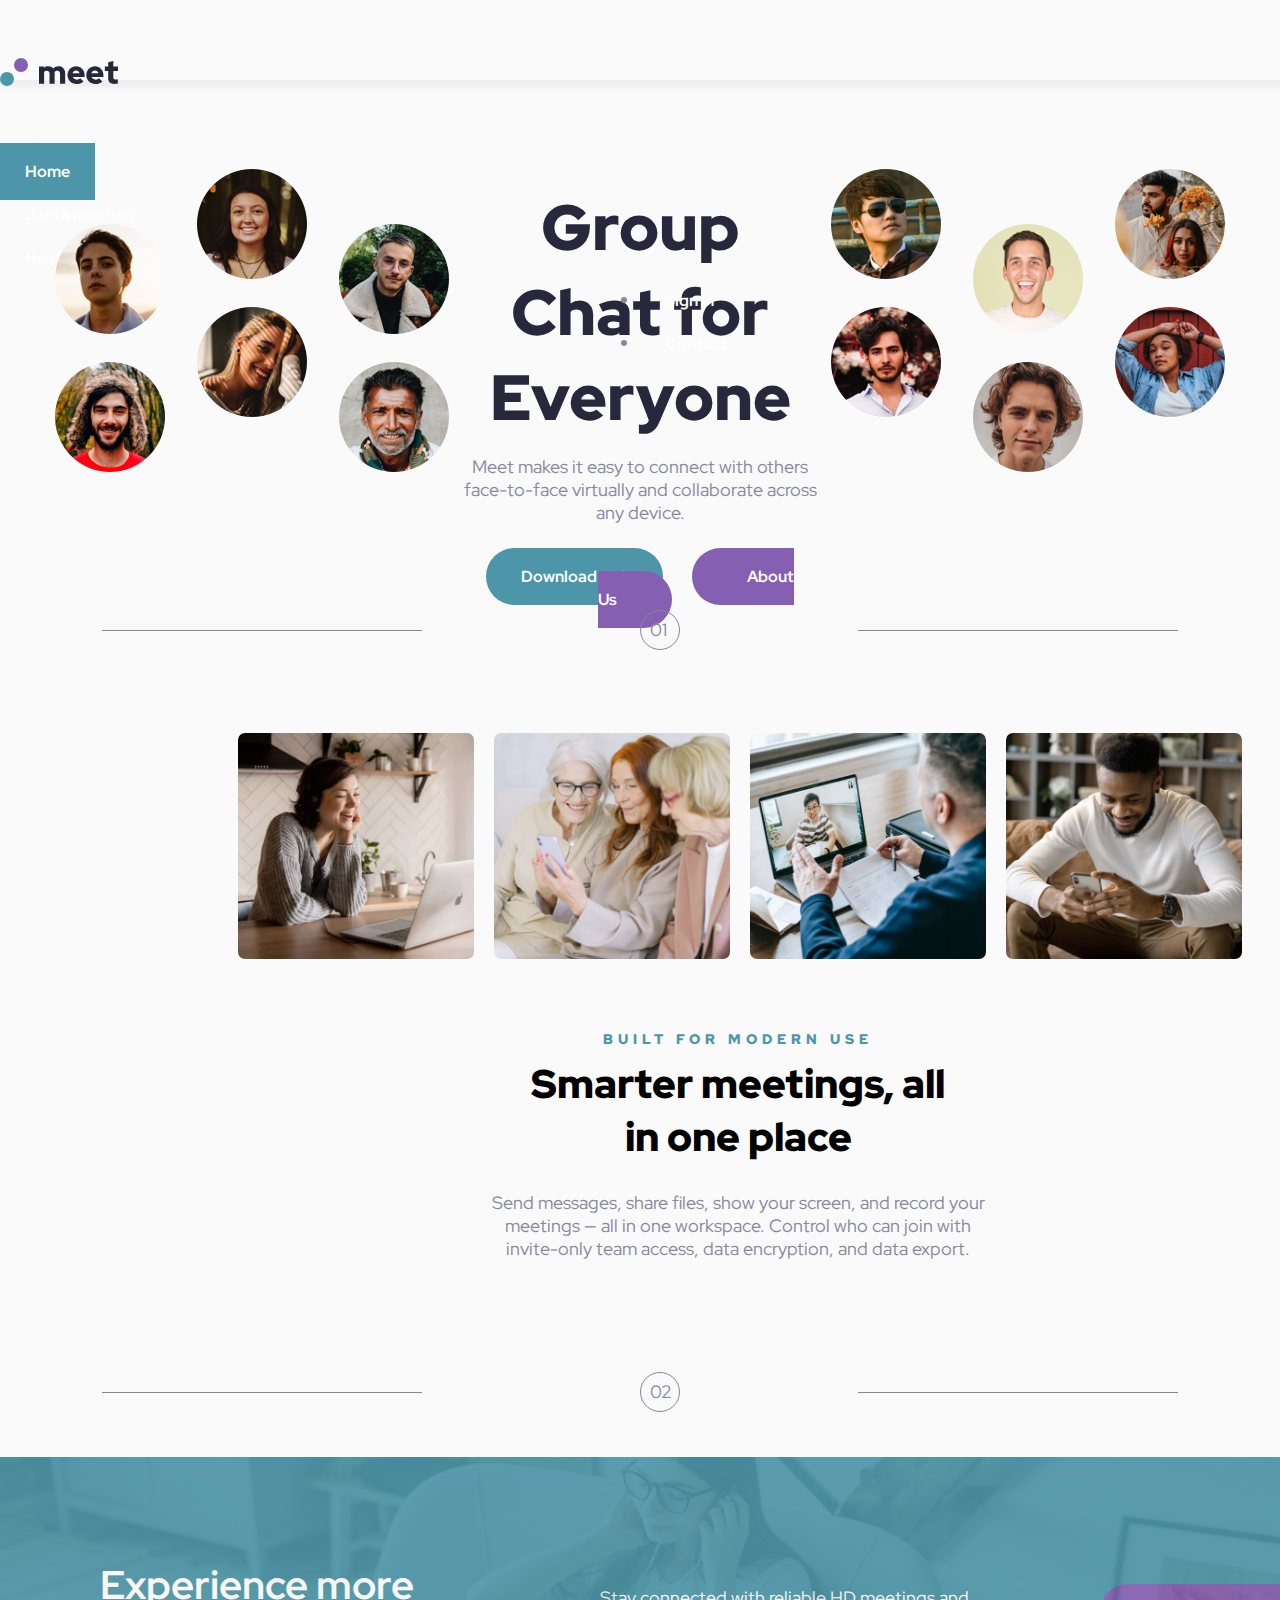
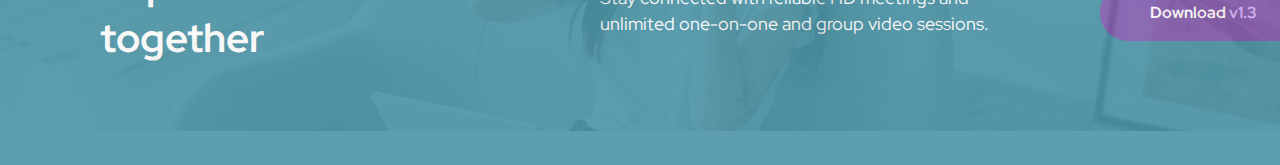
<file: index.html>
<!DOCTYPE html>
<html lang="en">

<head>
  <!-- Required Meta Tags -->
  <meta charset="UTF-8">
  <meta name="viewport" content="width=device-width, initial-scale=1.0">

  <link rel="icon" type="image/png" sizes="32x32" href="./assets/favicon-32x32.png">
  <!-- Bootstrap CSS -->
  <link href="https://cdn.jsdelivr.net/npm/bootstrap@5.0.1/dist/css/bootstrap.min.css" rel="stylesheet"
    integrity="sha384-+0n0xVW2eSR5OomGNYDnhzAbDsOXxcvSN1TPprVMTNDbiYZCxYbOOl7+AMvyTG2x" crossorigin="anonymous">

  <link rel="stylesheet" href="style.css">

  <title>Frontend Mentor | Home</title>
</head>

<body>
  <div class="wrapper">
    <!-- Navigation bar -->
    <nav class="navbar navbar-expand-lg navbar-light bg-light">
      <div class="container-fluid">
        <a class="navbar-brand" href="./index.html">
          <div id="logo"></div>
        </a>
        <button class="navbar-toggler" type="button" data-bs-toggle="collapse" data-bs-target="#navbarNav"
          aria-controls="navbarNav" aria-expanded="false" aria-label="Toggle navigation">
          <span class="navbar-toggler-icon"></span>
        </button>
        <div class="collapse navbar-collapse" id="navbarNav">
          <ul class="navbar-nav">
            <li class="nav-item">
              <a class="nav-link active" aria-current="page" href="index.html">Home</a>
            </li>
            <li class="nav-item">
              <a class="nav-link" href="join.html">Join a meeting</a>
            </li>
            <li class="nav-item">
              <a class="nav-link" href="host.html">Host a meeting</a>
            </li>
          </ul>
          <ul class="navbar-nav nav-right">
            <li class="nav-item">
              <a class="nav-link" href="sign-in.html">Sign in</a>
            </li>
            <li class="nav-item">
              <a class="nav-link" href="about.html">Contact</a>
            </li>
          </ul>
        </div>
      </div>
    </nav>
    <!-- First section -->
    <section class="top-box-section">
      <img src="../starter-code/assets/desktop/image-hero-left.png" alt="Individual's profile photos on the left"
        class="hero-left">
      <div class="box-text">
        <h1>Group Chat for Everyone</h1>
        <p>Meet makes it easy to connect with others face-to-face virtually and collaborate across any device.</p>
        <a href="#" class="download-button" onclick="downloadButton()"> Download
          <span>v1.3</span></a>
        <a href="about.html" class="about-button">About Us</a>
      </div>
      <img src="../starter-code/assets/desktop/image-hero-right.png" alt="Individual's profile photos on the right"
        class="hero-right">
    </section>
    <!-- Lines -->
    <div class="container-lines">
      <div class="lines">
        <div class="circle">01</div>
      </div>
    </div>
    <!-- Images -->
    <div class="image-container">
      <div class="box-images">
        <img class="middle-images" src="../starter-code/assets/desktop/image-woman-in-videocall.jpg"
          alt="Image of woman on a video call">
        <img class="middle-images" src="../starter-code/assets/desktop/image-women-videochatting.jpg"
          alt="Image of women video chatting">
        <img class="middle-images" src="../starter-code/assets/desktop/image-men-in-meeting.jpg"
          alt="Image of men in a meeting">
        <img class="middle-images" src="../starter-code/assets/desktop/image-man-texting.jpg"
          alt="Image of man texting while smiling">
      </div>
    </div>
    <!-- Second section -->
    <div class="middle-box-section">
      <div class="middle-box">
        <p>Built for modern use</p>
        <h2>Smarter meetings, all in one place</h2>
        <p>Send messages, share files, show your screen, and record your meetings — all in one
          workspace. Control who can join with invite-only team access, data encryption, and data export.</p>
      </div>
    </div>
    <!-- Lines -->
    <div class="container-lines">
      <div class="lines">
        <div class="circle">02</div>
      </div>
    </div>
    <!-- Third section -->
    <div class="end-box-section">
      <div class="end-box">
        <div class="flexbox-container">
          <div class="flex-items">
            <h2>Experience more together</h2>
          </div>
          <div class="flex-items">
            <p>Stay connected with reliable HD meetings and unlimited one-on-one and group video sessions.</p>
          </div>
          <div class="flex-items"> <a href="#" class="end-download-btn" onclick="downloadButton()">
              Download <span class="end-btn">v1.3</span> </a></div>
        </div>
      </div>
    </div>
    <!-- Bootstrap jsDelivr -->
    <script src="https://cdn.jsdelivr.net/npm/bootstrap@5.0.1/dist/js/bootstrap.bundle.min.js"
      integrity="sha384-gtEjrD/SeCtmISkJkNUaaKMoLD0//ElJ19smozuHV6z3Iehds+3Ulb9Bn9Plx0x4"
      crossorigin="anonymous"></script>
    <script src="./script.js"></script>
</body>

</html>
</file>
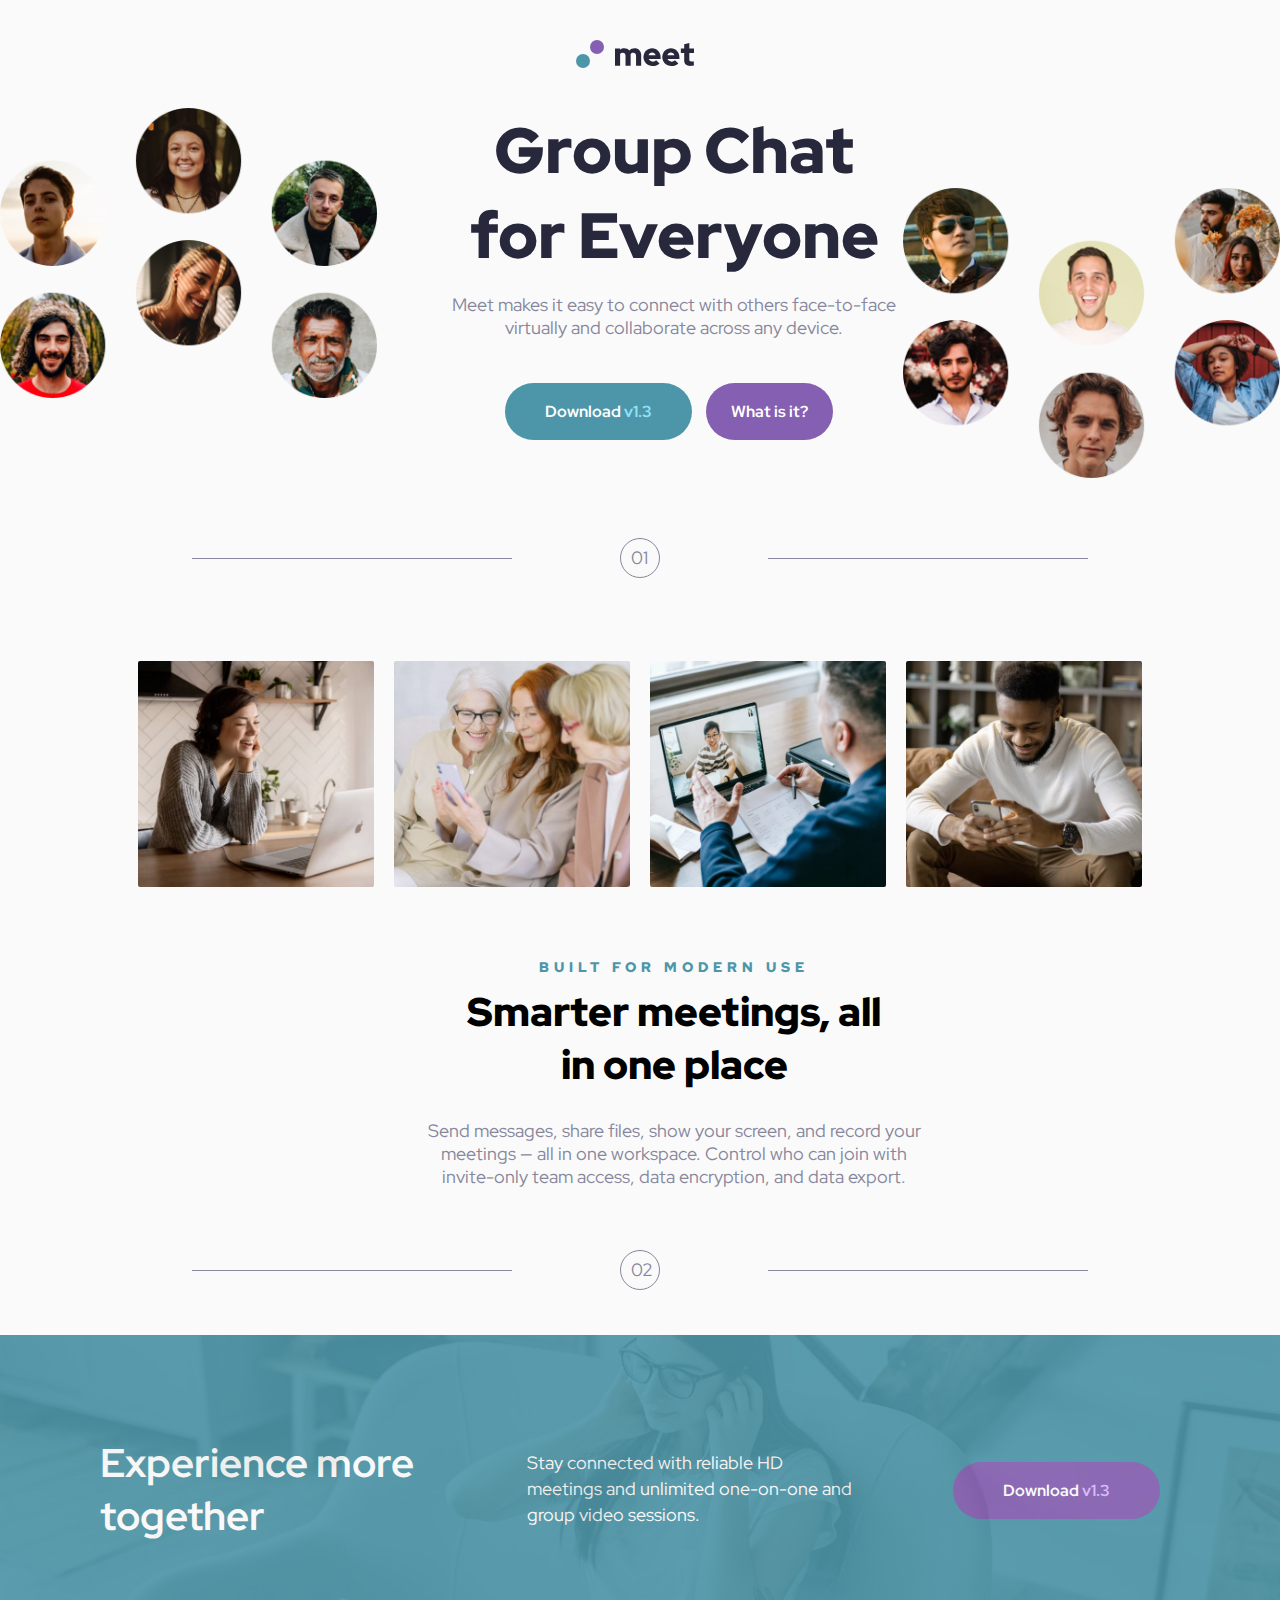
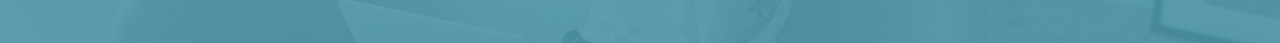
<file: starter-code/index.html>
<!DOCTYPE html>
<html lang="en">

<head>
  <meta charset="UTF-8">
  <meta name="viewport" content="width=device-width, initial-scale=1.0">

  <link rel="icon" type="image/png" sizes="32x32" href="./assets/favicon-32x32.png">
  <link rel="stylesheet" href="style.css">

  <title>Frontend Mentor | Meet landing page</title>
</head>

<body>
  <div id="top"></div>
  <div class="wrapper">
    <div id="logo"></div>

    <div class="container-1">
      <img src="../starter-code/assets/desktop/image-hero-left.png" alt="Individual's profile photos on the left"
        class="hero-left">
      <div class="top-box">
        <h1>Group Chat for Everyone</h1>
        <p>Meet makes it easy to connect with others face-to-face virtually and collaborate across any device.</p>
        <a href="../starter-code/assets/mobile/download-meet.png" class="download-button" download="download-meet.png"> Download
          <span>v1.3</span></a>
        <a href="#" class="info-button">What is it?</a>
      </div>
      <img src="../starter-code/assets/desktop/image-hero-right.png" alt="Individual's profile photos on the right"
        class="hero-right">
    </div>

    <div class="container-2">
      <div class="lines">
        <div class="circle">01</div>
      </div>
    </div>

    <div class="image-container">
      <div class="box-images">
        <img class="middle-images" src="../starter-code/assets/desktop/image-woman-in-videocall.jpg"
          alt="Image of woman on a video call">
        <img class="middle-images" src="../starter-code/assets/desktop/image-women-videochatting.jpg"
          alt="Image of women video chatting">
        <img class="middle-images" src="../starter-code/assets/desktop/image-men-in-meeting.jpg"
          alt="Image of men in a meeting">
        <img class="middle-images" src="../starter-code/assets/desktop/image-man-texting.jpg"
          alt="Image of man texting while smiling">
      </div>
    </div>

    <div class="container">
      <div class="middle-box">
        <p>Built for modern use</p>
        <h2>Smarter meetings, all in one place</h2>
        <p>Send messages, share files, show your screen, and record your meetings — all in one
          workspace. Control who can join with invite-only team access, data encryption, and data export.</p>
      </div>
    </div>

    <div class="container-2">
      <div class="lines">
        <div class="circle">02</div>
      </div>
    </div>

    <div class="container-3">
      <div class="end-box">
        <div class="flexbox-container">
          <div class="flex-items">
            <h2>Experience more together</h2>
          </div>
          <div class="flex-items">
            <p>Stay connected with reliable HD meetings and unlimited one-on-one and group video sessions.</p>
          </div>
          <div class="flex-items"> <a href="../assets/mobile/download-meet.png" class="end-download-btn" download="download-meet.png">
              Download <span class="end-btn">v1.3</span> </a></div>
        </div>
      </div>
    </div>
  </div>
</body>

</html>
</file>
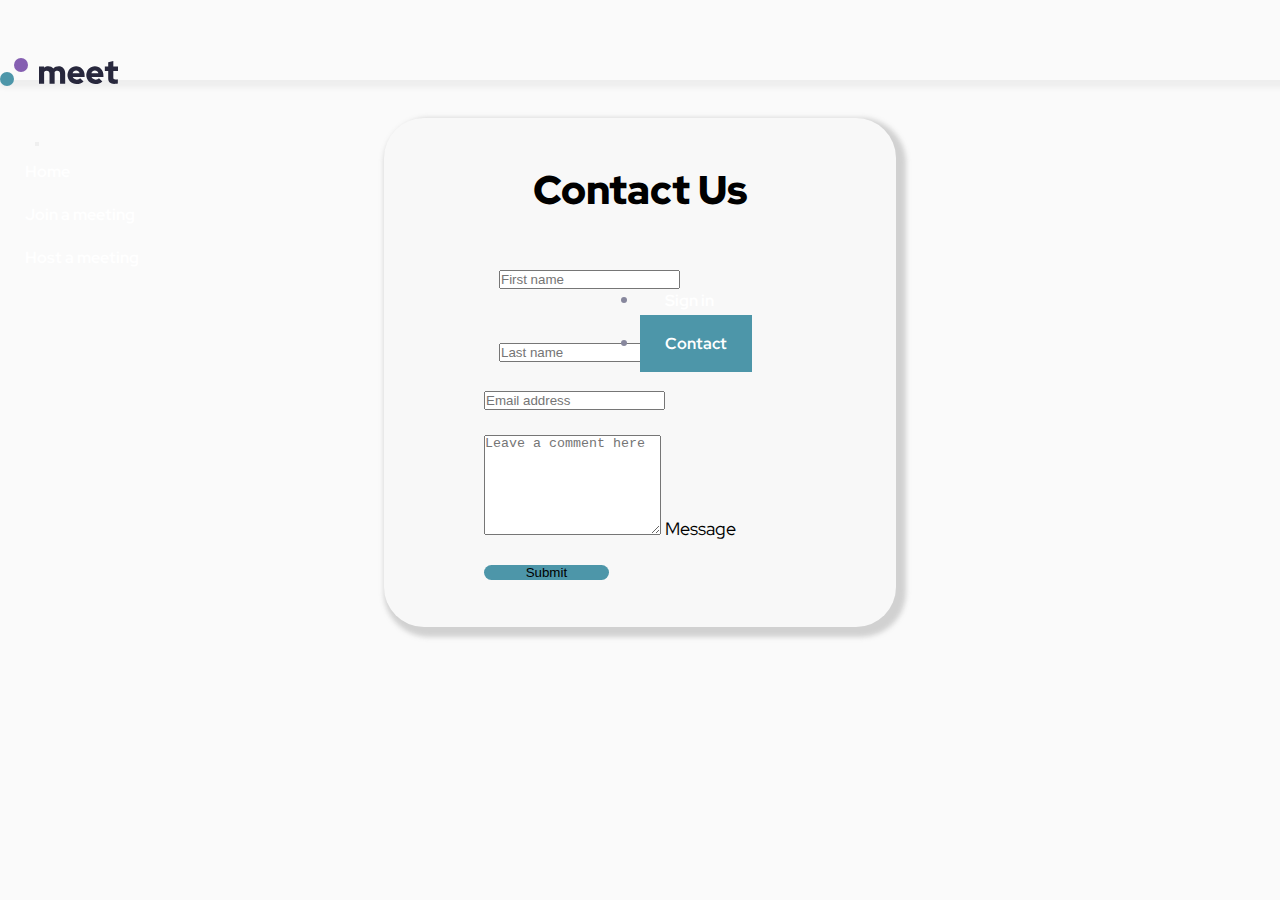
<file: contact.html>
<!DOCTYPE html>
<html lang="en">

<head>
    <!-- Required Meta Tags -->
    <meta charset="UTF-8">
    <meta name="viewport" content="width=device-width, initial-scale=1.0">
    <link rel="icon" type="image/png" sizes="32x32" href="./assets/favicon-32x32.png">

    <!-- Bootstrap CSS -->
    <link href="https://cdn.jsdelivr.net/npm/bootstrap@5.0.1/dist/css/bootstrap.min.css" rel="stylesheet"
        integrity="sha384-+0n0xVW2eSR5OomGNYDnhzAbDsOXxcvSN1TPprVMTNDbiYZCxYbOOl7+AMvyTG2x" crossorigin="anonymous">
    <link rel="stylesheet" href="style.css">
    <title>Frontend Mentor | Contact Us</title>
</head>
<body>
    <!-- Navigation bar -->
    <nav class="navbar navbar-expand-lg navbar-light bg-light">
        <div class="container-fluid">
            <a class="navbar-brand" href="./index.html">
                <div id="logo"></div>
            </a>
            <button class="navbar-toggler" type="button" data-bs-toggle="collapse" data-bs-target="#navbarNav"
                aria-controls="navbarNav" aria-expanded="false" aria-label="Toggle navigation">
                <span class="navbar-toggler-icon"></span>
            </button>
            <div class="collapse navbar-collapse" id="navbarNav">
                <ul class="navbar-nav">
                    <li class="nav-item">
                        <a class="nav-link" href="./index.html">Home</a>
                    </li>
                    <li class="nav-item">
                        <a class="nav-link "  href="join.html">Join a meeting</a>
                    </li>
                    <li class="nav-item">
                        <a class="nav-link" href="host.html">Host a meeting</a>
                    </li>
                </ul>
                <ul class="navbar-nav nav-right">
                    <li class="nav-item">
                        <a class="nav-link" href="sign-in.html">Sign in</a>
                    </li>
                    <li class="nav-item">
                        <a class="nav-link active" aria-current="page" href="contact.html">Contact</a>
                    </li>
                </ul>
            </div>
        </div>
    </nav>
<main>
    <section class="contact-container">
        <h2>Contact Us</h2>
        <form>
        <div class="row">
            <div class="col">
              <input type="text" class="form-control" placeholder="First name" aria-label="First name">
            </div>
            <div class="col">
              <input type="text" class="form-control" placeholder="Last name" aria-label="Last name">
            </div>
          </div>
          <div class="col-md">
            <input type="email" class="form-control" placeholder="Email address">
          </div>
          <div class="form-floating">
            <textarea class="form-control" placeholder="Leave a comment here" id="floatingTextarea2" style="height: 100px"></textarea>
            <label for="floatingTextarea2">Message</label>
          </div>
          <button type="submit" class="btn btn-primary contact-btn">Submit</button>
        </form>
    </section>
</main>
</body>
</html>
</file>
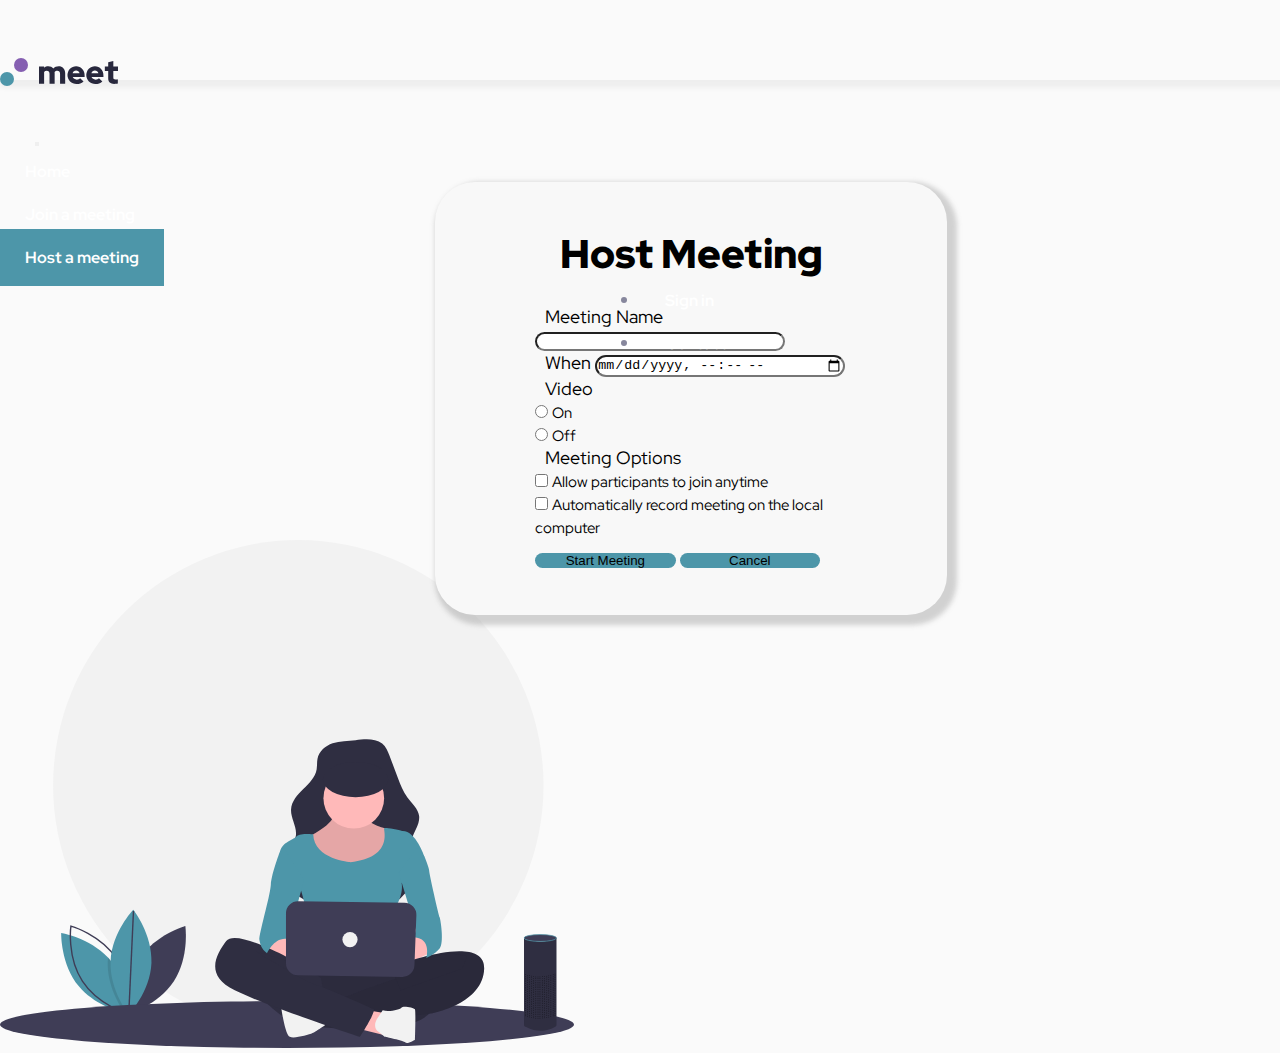
<file: host.html>
<!DOCTYPE html>
<html lang="en">

<head>
    <!-- Required Meta Tags -->
    <meta charset="UTF-8">
    <meta name="viewport" content="width=device-width, initial-scale=1.0">
    <link rel="icon" type="image/png" sizes="32x32" href="./assets/favicon-32x32.png">

    <!-- Bootstrap CSS -->
    <link href="https://cdn.jsdelivr.net/npm/bootstrap@5.0.1/dist/css/bootstrap.min.css" rel="stylesheet"
        integrity="sha384-+0n0xVW2eSR5OomGNYDnhzAbDsOXxcvSN1TPprVMTNDbiYZCxYbOOl7+AMvyTG2x" crossorigin="anonymous">
    <link rel="stylesheet" href="style.css">
    <title>Frontend Mentor | Host a Meeting</title>
</head>
<body>
    <!-- Navigation bar -->
    <nav class="navbar navbar-expand-lg navbar-light bg-light">
        <div class="container-fluid">
            <a class="navbar-brand" href="./index.html">
                <div id="logo"></div>
            </a>
            <button class="navbar-toggler" type="button" data-bs-toggle="collapse" data-bs-target="#navbarNav"
                aria-controls="navbarNav" aria-expanded="false" aria-label="Toggle navigation">
                <span class="navbar-toggler-icon"></span>
            </button>
            <div class="collapse navbar-collapse" id="navbarNav">
                <ul class="navbar-nav">
                    <li class="nav-item">
                        <a class="nav-link" href="./index.html">Home</a>
                    </li>
                    <li class="nav-item">
                        <a class="nav-link"  href="join.html">Join a meeting</a>
                    </li>
                    <li class="nav-item">
                        <a class="nav-link active" aria-current="page" href="host.html">Host a meeting</a>
                    </li>
                </ul>
                <ul class="navbar-nav nav-right">
                    <li class="nav-item">
                        <a class="nav-link" href="sign-in.html">Sign in</a>
                    </li>
                    <li class="nav-item">
                        <a class="nav-link" href="contact.html">Contact</a>
                    </li>
                </ul>
            </div>
        </div>
    </nav>
    <main>
        <!-- Form -->
        <section class="host-container">
            <h2>Host Meeting</h2>
            <form>
                <div class="mb-3">
                  <label for="host" class="host-label">Meeting Name</label>
                  <input type="text" class="form-control" id="host" required>
                </div>
                <div class="mb-3">
                    <label for="host" class="host-label">When</label>
                    <input type="datetime-local" class="form-control" id="host" required>
                  </div>
                  <div class="mb-3">
                    <label for="host-radio" class="host-label">Video</label>
                    <div class="form-check">
                        <input class="form-check-input" type="radio" name="flexRadioDefault" id="flexRadioDefault1" required>
                        <label class="form-check-label" for="flexRadioDefault1">
                          On
                        </label>
                      </div>
                      <div class="form-check">
                        <input class="form-check-input" type="radio" name="flexRadioDefault" id="flexRadioDefault1"required>
                        <label class="form-check-label" for="flexRadioDefault1">
                          Off
                        </label>
                      </div>
                  </div>
                  <div class="mb-3">
                    <label for="host-checkbox" class="host-label">Meeting Options</label>
                    <div class="form-check">
                        <input class="form-check-input" type="checkbox" value="" id="flexCheckDefault">
                        <label class="form-check-label" for="flexCheckDefault">
                            Allow participants to join anytime
                        </label>
                      </div>
                      <div class="form-check">
                        <input class="form-check-input" type="checkbox" value="" id="flexCheckDefault">
                        <label class="form-check-label" for="flexCheckDefault">
                            Automatically record meeting on the local computer
                        </label>
                      </div>
                  </div>
                <button type="submit" class="btn btn-primary host-btn">Start Meeting</button>
                <button type="submit" class="btn btn-primary host-btn">Cancel</button>
              </form>
        </section>
    </main>
    <!-- Illustration -->
    <div class="container">
        <div class="host-illustration">
            <img src="./starter-code/assets/undraw_voice_interface_eckp.svg" alt="remote meeting">
        </div>
    </div>
</body>
</html>
</file>
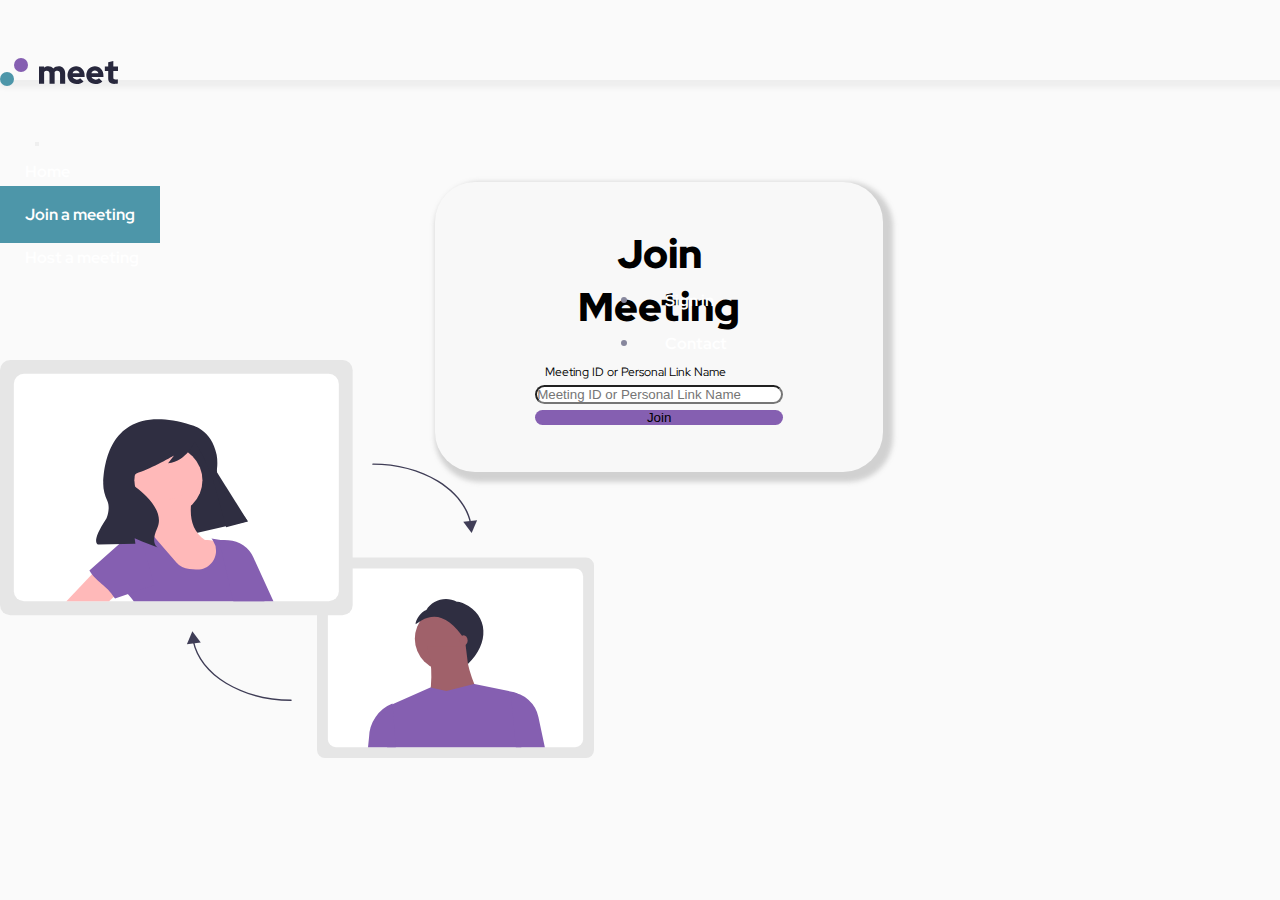
<file: join.html>
<!DOCTYPE html>
<html lang="en">

<head>
    <!-- Required Meta Tags -->
    <meta charset="UTF-8">
    <meta name="viewport" content="width=device-width, initial-scale=1.0">
    <link rel="icon" type="image/png" sizes="32x32" href="./assets/favicon-32x32.png">

    <!-- Bootstrap CSS -->
    <link href="https://cdn.jsdelivr.net/npm/bootstrap@5.0.1/dist/css/bootstrap.min.css" rel="stylesheet"
        integrity="sha384-+0n0xVW2eSR5OomGNYDnhzAbDsOXxcvSN1TPprVMTNDbiYZCxYbOOl7+AMvyTG2x" crossorigin="anonymous">
    <link rel="stylesheet" href="style.css">
    <title>Frontend Mentor | Join a Meeting</title>
</head>
<body>
    <!-- Navigation bar -->
    <nav class="navbar navbar-expand-lg navbar-light bg-light">
        <div class="container-fluid">
            <a class="navbar-brand" href="./index.html">
                <div id="logo"></div>
            </a>
            <button class="navbar-toggler" type="button" data-bs-toggle="collapse" data-bs-target="#navbarNav"
                aria-controls="navbarNav" aria-expanded="false" aria-label="Toggle navigation">
                <span class="navbar-toggler-icon"></span>
            </button>
            <div class="collapse navbar-collapse" id="navbarNav">
                <ul class="navbar-nav">
                    <li class="nav-item">
                        <a class="nav-link" href="./index.html">Home</a>
                    </li>
                    <li class="nav-item">
                        <a class="nav-link active" aria-current="page" href="join.html">Join a meeting</a>
                    </li>
                    <li class="nav-item">
                        <a class="nav-link" href="host.html">Host a meeting</a>
                    </li>
                </ul>
                <ul class="navbar-nav nav-right">
                    <li class="nav-item">
                        <a class="nav-link" href="#">Sign in</a>
                    </li>
                    <li class="nav-item">
                        <a class="nav-link" href="#">Contact</a>
                    </li>
                </ul>
            </div>
        </div>
    </nav>
    <main>
        <!-- Form -->
        <section class="join-container">
            <h2>Join Meeting</h2>
            <form>
                <div class="mb-3">
                  <label for="join" class="join-label">Meeting ID or Personal Link Name</label>
                  <input type="text" class="form-control" id="join" placeholder="Meeting ID or Personal Link Name" required>
                </div>
                <button type="submit" class="btn btn-primary join-btn">Join</button>
              </form>
        </section>
    </main>
    <!-- Illustration -->
    <div class="container">
        <div class="join-illustration">
            <img src="./starter-code/assets/undraw_remote_meeting_cbfk.svg" alt="remote meeting">
        </div>
    </div>
</body>
</file>
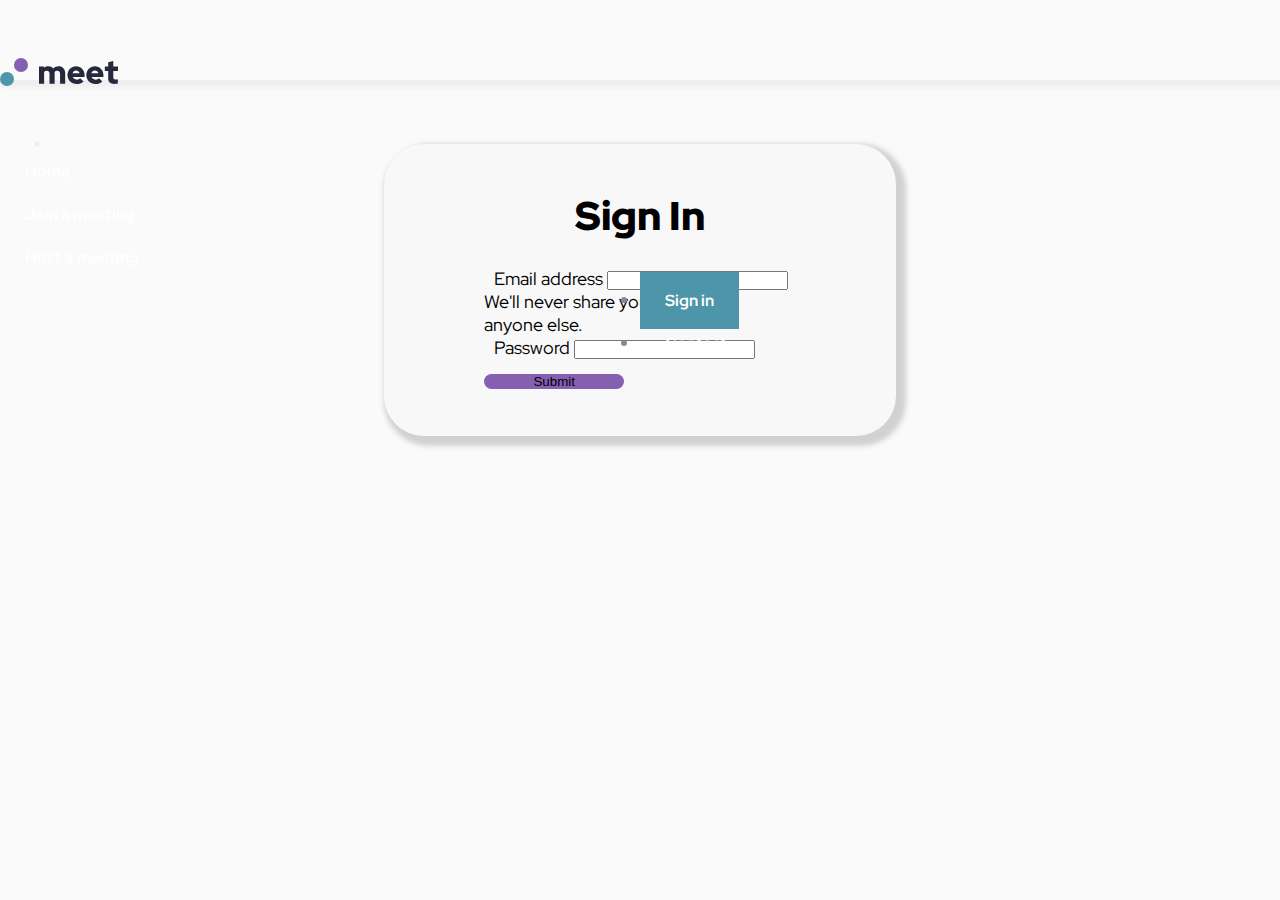
<file: sign-in.html>
<!DOCTYPE html>
<html lang="en">

<head>
    <!-- Required Meta Tags -->
    <meta charset="UTF-8">
    <meta name="viewport" content="width=device-width, initial-scale=1.0">
    <link rel="icon" type="image/png" sizes="32x32" href="./assets/favicon-32x32.png">

    <!-- Bootstrap CSS -->
    <link href="https://cdn.jsdelivr.net/npm/bootstrap@5.0.1/dist/css/bootstrap.min.css" rel="stylesheet"
        integrity="sha384-+0n0xVW2eSR5OomGNYDnhzAbDsOXxcvSN1TPprVMTNDbiYZCxYbOOl7+AMvyTG2x" crossorigin="anonymous">
    <link rel="stylesheet" href="style.css">
    <title>Frontend Mentor | Sign In</title>
</head>
<body>
    <!-- Navigation bar -->
    <nav class="navbar navbar-expand-lg navbar-light bg-light">
        <div class="container-fluid">
            <a class="navbar-brand" href="./index.html">
                <div id="logo"></div>
            </a>
            <button class="navbar-toggler" type="button" data-bs-toggle="collapse" data-bs-target="#navbarNav"
                aria-controls="navbarNav" aria-expanded="false" aria-label="Toggle navigation">
                <span class="navbar-toggler-icon"></span>
            </button>
            <div class="collapse navbar-collapse" id="navbarNav">
                <ul class="navbar-nav">
                    <li class="nav-item">
                        <a class="nav-link" href="./index.html">Home</a>
                    </li>
                    <li class="nav-item">
                        <a class="nav-link"  href="join.html">Join a meeting</a>
                    </li>
                    <li class="nav-item">
                        <a class="nav-link" href="host.html">Host a meeting</a>
                    </li>
                </ul>
                <ul class="navbar-nav nav-right">
                    <li class="nav-item">
                        <a class="nav-link active" aria-current="page" href="sign-in.html">Sign in</a>
                    </li>
                    <li class="nav-item">
                        <a class="nav-link" href="contact.html">Contact</a>
                    </li>
                </ul>
            </div>
        </div>
    </nav>
    <main>
        <section class="sign-in-container">
            <h2>Sign In</h2>
            <form>
                <div class="mb-3">
                  <label for="email" class="sign-in-label">Email address</label>
                  <input type="email" class="form-control" id="email" aria-describedby="emailHelp" required>
                  <div id="emailHelp" class="form-text">We'll never share your email with anyone else.</div>
                </div>
                <div class="mb-3">
                  <label for="password" class="sign-in-label">Password</label>
                  <input type="password" class="form-control" id="password" minlength="8" required>
                </div>
                <button type="submit" class="btn btn-primary sign-in-btn">Submit</button>
              </form>
        </section>
    </main>
    <body>
        
    </body>
    </html>
</file>
<file: style.css>
/* Below I learned that I can add images through css instead of adding the images in HTML file. */

/* To add to this, I cannot add images like the hero images in CSS file, I will have to have a HTML img tag to add the hero images */

/* Additionally, I have a strong understanding of the difference between margin and padding now (REF: https://www.geeksforgeeks.org/css-margins-padding/) */


@import url('https://fonts.googleapis.com/css2?family=Red+Hat+Display:wght@400;900&display=swap');

* {
    box-sizing: border-box;
    margin: 0;
    padding: 0;
}

body {
    background-color: #fafafa;
    font-family: 'Red Hat Display', sans-serif;
    font-size: 18px;
    overflow-x: hidden;
}

.wrapper {
    min-width: 960px;
    max-width: 1440px;
}

/* Navigation bar */
.navbar{
    box-shadow: 5px 3px 5px 5px rgba(0, 0, 0, 0.048);
    height: 60px;
    width: 100vw;
    padding-bottom: 80px;
}
.nav-right{
   position: relative;
   left: 50%;
}

#logo {
    background: url("../starter-code/assets/logo.svg") no-repeat;
    width: 118px;
    height: 68px;
    margin-top: 35px;
}
.active{
    background-color: #4D96A9;
    border-radius: 0;
}

/* First Section of home page */
.top-box-section {
    padding: 40px 55px;
   width: 100vw;
   margin: 0;
}

h1 {
    font-size: 64px;
    font-weight: 900;
    margin: 0;
    padding: 0 25px 15px 25px;
    color: #28283D;
}

.box-text {
    padding-top: 65px;
    width: 60%;
    height: 400px;
    text-align: center;
}

.hero-right {
   width: 55%;
    height: 15%;
   
}

.hero-left {
    width: 55%;
    height: 15%;
}

.box-text p {
    margin: 0;
    padding-bottom: 40px;
}

.download-button {
    background-color: #4D96A9;
    padding-left: 35px;
    padding-right: 35px;
    margin-right: 25px;
}
.download-button span {
    color: #8FE3F9;
}

.about-button {
    background-color: #855FB1;
    color: #ffffff;
    padding-left: 55px;
    padding-right: 55px;
}

section{
    padding-right: 40px;
    display: flex;
    align-items: center;
    margin-left: 25px;
}


/* Links */
a  {
    border-radius: 40px;
    border: none;
    padding: 18px 25px;
    margin-right: 10px;
    margin-top: 100px;
    font-weight: bold;
    font-size: 16px;
}

a:link {
    color: #ffffff;
    text-decoration: none;
}

a:hover {
    color: #ffffff;
    text-decoration: none;
}

a:visited {
    color: #ffffff;
    text-decoration: #ffffff;
}

/* Lines */
.container-lines {
    padding-top: 50px;
    padding-bottom: 40px;
    color: #87879D;
    width: 100vw;
}

.lines {
    width: 100%;
    height: 45px;
    position: relative;
}


.lines::after, .lines::before {
    content: "";
    position: absolute;
    margin: auto;
    height: .3px;
    background: #87879D;
    width: 25%;
    top: 45%;
}

/* create the horizontal lines here */

/* left line */

.lines::after {
    left: 8%;
}

/* right line */

.lines::before {
    right: 8%;
}

.circle {
    height: 40px;
    width: 40px;
    border: .5px solid #87879D;
    left: 0;
    right: 0;
    top: 0;
    bottom: 0;
    margin-left: 50%;
    border-radius: 50%;
    padding-left: 8.8px;
    padding-top: 6.5px;
}

/* Images */
.image-container {
    padding-top: 30px;
    padding-bottom: 50px;
    margin-left: 18%;
    width: 100vw;
}

.middle-images {
    width: 252px;
    height: 242px;
    padding: 8px;
    border-radius: 15px;
}

/* Second section of home page */
.middle-box-section {
    width: 504px;
    height: 300px;
    margin-left: 38%;
    text-align: center;
}

h2 {
    font-size: 40px;
}

.middle-box h2 {
    font-weight: 900;
    text-align: center;
    padding: 0 40px 28px 40px;
}

.middle-box p:first-child {
    text-transform: uppercase;
    color: #4D96A9;
    font-weight: 900;
    line-height: 35px;
    letter-spacing: 5px;
    font-size: 14px;
}

/* Third Section of home page */
.end-box-section {
    height: 308px;
    color: #ffffff;
    background-image: url("../starter-code/assets/desktop/image-footer.jpg");
    background-size: 100vw;
    background-repeat: no-repeat;
}

.end-box {
    background-color: #4D96A9;
    opacity: 0.9;
    height: 100%;
    width: 150%;
   margin: 0;
}

.flexbox-container {
    display: flex;
    align-items: center;
    height: 100%;
}

.flex-items {
    width: 500px;
    text-align: left;
    padding-left: 100px;
}

.flex-items p {
    color: #ffffff;
    font-size: 18px;
    line-height: 26px;

}

.end-download-btn {
    background-color: #855FB1;
    color: #ffffff;
    padding-left: 50px;
    padding-right: 50px;
}

.end-btn {
    color: #D9B8FF;
}

p, ul{
    color: #87879D;
}

/* End of homepage */


/* Start of About us page */
/* First Section */

.about-header{
    text-align: center;
    padding: 40px;
    color: #ffffff;
    position: absolute;
    left: 0;
    top: 80%
}

.about-header::before, .about-header::after{
        display: block;
        height: 2px;
        background-color: #4D96A9;
        content: " ";
}


header{
    background-image: url("./starter-code/assets/desktop/pexels-gustavo-fring-4173169.jpg");
    background-size: 100vw;
    background-repeat: no-repeat;
    height: 100vh;
}

.about-top, .about-middle, .about-end{
    display: block;
    padding: 35px 0;
   margin-left: 5%;
}

.about-top h2{
    font-weight: 900;
}
.about-middle h2{
    font-weight: 900;
}
.about-end h2{
    font-weight: 900;
}
.about-top{
   margin-left: 5%;
}

li{
    padding: 10px 0;
}
.uppercase-unlimited{
    text-transform: uppercase;
    font-weight: 900;
}

.about-end{
    margin-right: 5%;
}

/* End of about page */

/* First section of join page */
.join-container{
    width: 35%;
   display: block;
   margin: 8% 34%;
   border-radius: 40px;
   box-shadow: 5px 5px 5px 5px rgba(150, 150, 150, 0.411);
   background-color: rgb(248, 248, 248);
   padding:45px 100px;

}

.join-container h2{
    font-size: 40px;
    text-align: center;
    padding-bottom: 25px;
    font-weight: 900;
}

.join-label{
    padding-bottom: 15px;
    font-size: 12px;
    font-weight: 400;
    padding-left: 10px;
}
#join{
    width: 100%;
    border-radius: 40px;
}

.join-btn{
    width: 100%;
    border-radius: 40px;
    background-color: #855FB1;
    border-style: none;
    
}

.join-btn:hover{
    text-decoration: none;
    background-color: #855FB1;
}


.join-illustration{
    position: absolute;
    top: 40%;
    left: 0;
    z-index: -1;
}

.join-illustration img{
    width: 70%;
} 

/* End of join a meeting page */
/* First section of host page */
.host-container{
    width: 40%;
   display: block;
   margin: 8% 34%;
   border-radius: 40px;
   box-shadow: 5px 5px 5px 5px rgba(150, 150, 150, 0.411);
   background-color: rgb(248, 248, 248);
   padding:45px 100px;

}

.host-container h2{
    font-size: 40px;
    text-align: center;
    padding-bottom: 25px;
    font-weight: 900;
}

.host-label{
    padding-bottom: 15px;
    font-size: 18px;
    font-weight: 400;
    padding-left: 10px;
}
#host{
    width: 80%;
    border-radius: 40px;
}

.host-btn{
    width: 45%;
    border-radius: 40px;
    background-color: #4D96A9;
    border-style: none;
    margin-top: 15px;
}

.host-btn:hover{
    text-decoration: none;
    background-color: #4D96A9;
}


.host-illustration{
    position: absolute;
    top: 60%;
    left: 0;
    z-index: -1;
}

.host-illustration img{
    width: 70%;
} 

.form-check-label{
    font-size: 15px;
}

/* End of host a meeting page */
/* First section of sign in */
.sign-in-container{
        width: 40%;
       display: block;
       margin: 5% 30%;
       border-radius: 40px;
       box-shadow: 5px 5px 5px 5px rgba(150, 150, 150, 0.411);
       background-color: rgb(248, 248, 248);
       padding:45px 100px;
    
}

.sign-in-btn{
        width: 45%;
        border-radius: 40px;
        background-color: #4D96A9;
        border-style: none;
        margin-top: 15px;
}

.sign-in-container h2{
    font-size: 40px;
    text-align: center;
    padding-bottom: 25px;
    font-weight: 900;
}

.sign-in-label{
    padding-bottom: 15px;
    font-size: 18px;
    font-weight: 400;
    padding-left: 10px;
}

.sign-in-btn{
    border-radius: 40px;
    background-color: #855FB1;
    border-style: none;
    
}

.sign-in-btn:hover{
    text-decoration: none;
    background-color: #855FB1;
}


/* End of sign in page */
/* First section of contact page */
.contact-container{
    width: 40%;
    display: block;
    margin: 3% 30%;
    border-radius: 40px;
    box-shadow: 5px 5px 5px 5px rgba(150, 150, 150, 0.411);
    background-color: rgb(248, 248, 248);
    padding:45px 100px;
}
.contact-container h2{
    font-size: 40px;
    text-align: center;
    padding-bottom: 25px;
    font-weight: 900;
}

.col{
    padding: 25px 15px;
}
.col-md{
    padding-bottom: 25px;
}

.contact-btn{
        width: 40%;
        border-radius: 40px;
        background-color: #4D96A9;
        border-style: none;
        margin-top: 8%;
    }
    
    .contact-btn:hover{
        text-decoration: none;
        background-color: #4D96A9;
    }
</file>
<file: starter-code/style.css>
@import url('https://fonts.googleapis.com/css2?family=Red+Hat+Display:wght@400;900&display=swap');
* {
    box-sizing: border-box;
    /* border: black 1px solid; */
    margin: 0 auto;
}

body {
    background-color: #fafafa;
    font-family: 'Red Hat Display', sans-serif;
    font-size: 18px;
}

.wrapper {
    min-width: 960px;
    max-width: 2048px;
}

/* Below I learned that I can add images through css instead of adding the images in HTML file. */

/* To add to this, I cannot add images like the hero images in CSS file, I will have to have a HTML img tag to add the hero images */

/* Additionally, I have a strong understanding of the difference between margin and padding now (REF: https://www.geeksforgeeks.org/css-margins-padding/) */

#logo {
    background: url("../starter-code/assets/logo.svg") no-repeat;
    width: 118px;
    height: 68px;
    margin-left: 45%;
    margin-top: 40px;
}

.hero-left {
    float: left;
    height: 290px;
}

.hero-right {
    float: right;
    margin-top: -20.3%;
    height: 290px;
}

/* Each section of the page */

.container-1 {
    padding-bottom: 40px;
    min-width: 960px;
    max-width: 1500px;
}

.top-box {
    width: 504px;
    height: 340px;
    margin-left: 33%;
    text-align: center;
}

.container, .container-3 {
    min-width: 960px;
    max-width: 1500px;
}

.middle-box {
    width: 504px;
    height: 250px;
    margin-left: 33%;
    text-align: center;
}

/* Struggled with image overlay and flexbox */

.container-3 {
    height: 308px;
    color: #ffffff;
    background: url("../starter-code/assets/desktop/image-footer.jpg") no-repeat top center;
}

.end-box {
    background-color: #4D96A9;
    opacity: 0.9;
    width: 100%;
    height: 100%;
}

.flexbox-container {
    display: flex;
    align-items: center;
    width: 100%;
    height: 100%;
}

.flex-items {
    width: 500px;
    text-align: left;
    padding-left: 100px;
}

.flex-items p {
    color: #ffffff;
    font-size: 18px;
    line-height: 26px;
    /* width: 440px;
    padding-right: 100px; */
}

/* End of each section of page */

h1 {
    font-size: 64px;
    font-weight: 900;
    margin: 0;
    padding: 0 25px 15px 25px;
    color: #28283D;
}

h2 {
    font-size: 40px;
}

.container h2 {
    font-weight: 900;
    text-align: center;
    padding: 0 40px 28px 40px;
}

.top-box p {
    margin: 0;
    padding-bottom: 60px;
}

.container p:first-child {
    text-transform: uppercase;
    color: #4D96A9;
    font-weight: 900;
    line-height: 35px;
    letter-spacing: 5px;
    font-size: 14px;
}

/* Here I initially has .download-button underneath the button selector and I was trying to override the padding to the .download-button as I have it in the button selector and I learned that in order to override CSS, I have to put it above button. (REF: https://developer.mozilla.org/en-US/docs/Web/CSS/Specificity, https://www.w3docs.com/snippets/css/how-to-override-css-styles.html) */

.download-button {
    background-color: #4D96A9;
    padding-left: 40px;
    padding-right: 40px;
}

a {
    border-radius: 40px;
    border: none;
    padding: 18px 25px;
    margin-right: 10px;
    margin-top: 100px;
    font-weight: bold;
    font-size: 16px;
}

a:link {
    color: #ffffff;
    text-decoration: none;
}

a:hover {
    color: #ffffff;
    text-decoration: none;
}

a:visited {
    color: #ffffff;
    text-decoration: #ffffff;
}

.download-button span {
    color: #8FE3F9;
}

.info-button {
    background-color: #855FB1;
    color: #ffffff;
}

.end-download-btn {
    background-color: #855FB1;
    color: #ffffff;
    padding-left: 50px;
    padding-right: 50px;
}

.end-btn {
    color: #D9B8FF;
}

p {
    color: #87879D;
}

/* Here we are making sure that there is spacing applied within the container above the lines with the circle */

.container-2 {
    padding-top: 50px;
    padding-bottom: 40px;
    color: #87879D;
}

/* We are setting the lines to be positions relative here because we need to addd an absolute position element 
which are our shadow class elements the before and after. It will not expand the outside (REF: https://www.youtube.com/watch?v=mjDek0d1kak) */

.lines {
    width: 100%;
    height: 45px;
    position: relative;
}

/* absolute position applied here  */

.lines::after, .lines::before {
    content: "";
    position: absolute;
    margin: auto;
    height: .3px;
    background: #87879D;
    width: 25%;
    top: 45%;
}

/* create the horizontal lines here */

/* left line */

.lines::after {
    left: 15%;
}

/* right line */

.lines::before {
    right: 15%;
}

.circle {
    height: 40px;
    width: 40px;
    border: .5px solid #87879D;
    left: 0;
    right: 0;
    top: 0;
    bottom: 0;
    margin: auto;
    border-radius: 50%;
    padding-left: 10px;
    padding-top: 6.5px;
}

/* Middle images */

.box-images {
    padding-top: 30px;
    padding-bottom: 50px;
    padding-left: 90px;
    width: 1200px;
}

.middle-images {
    width: 252px;
    height: 242px;
    padding: 8px;
    border-radius: 10px;
}
</file>
